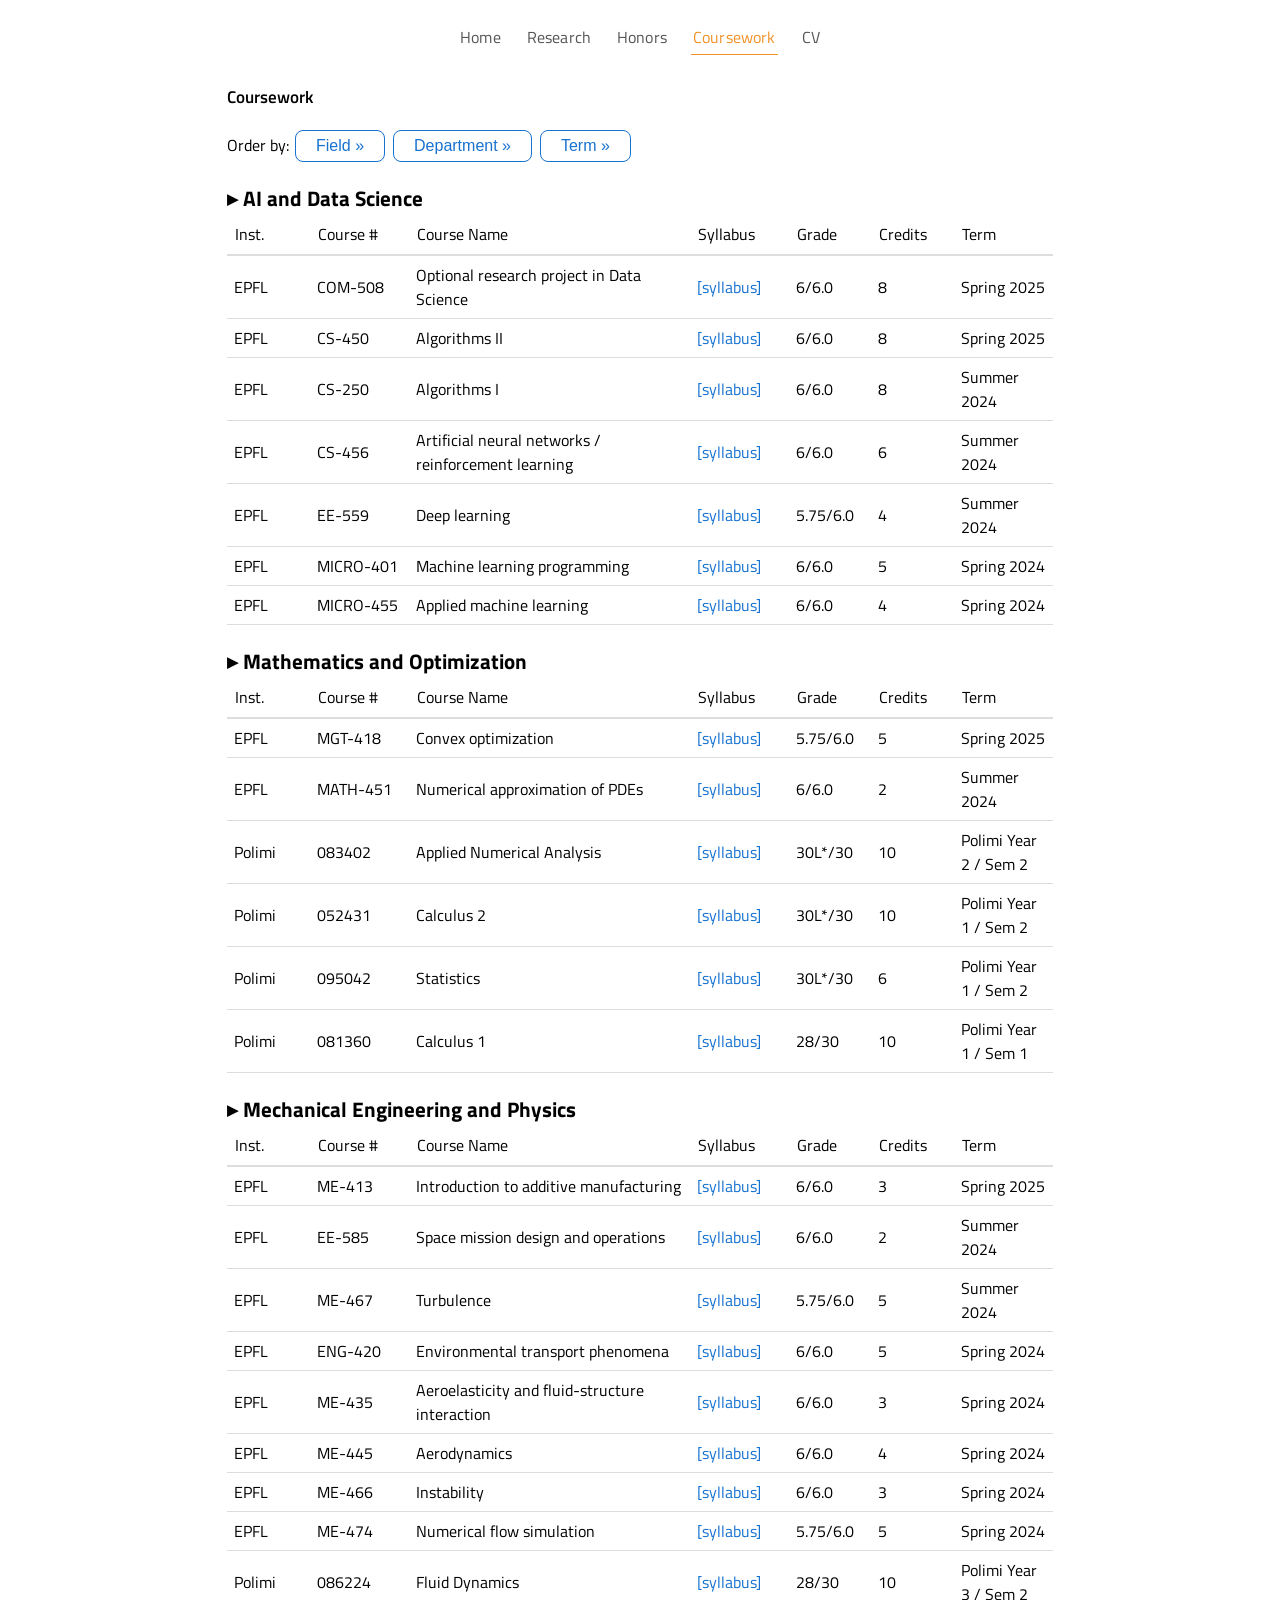
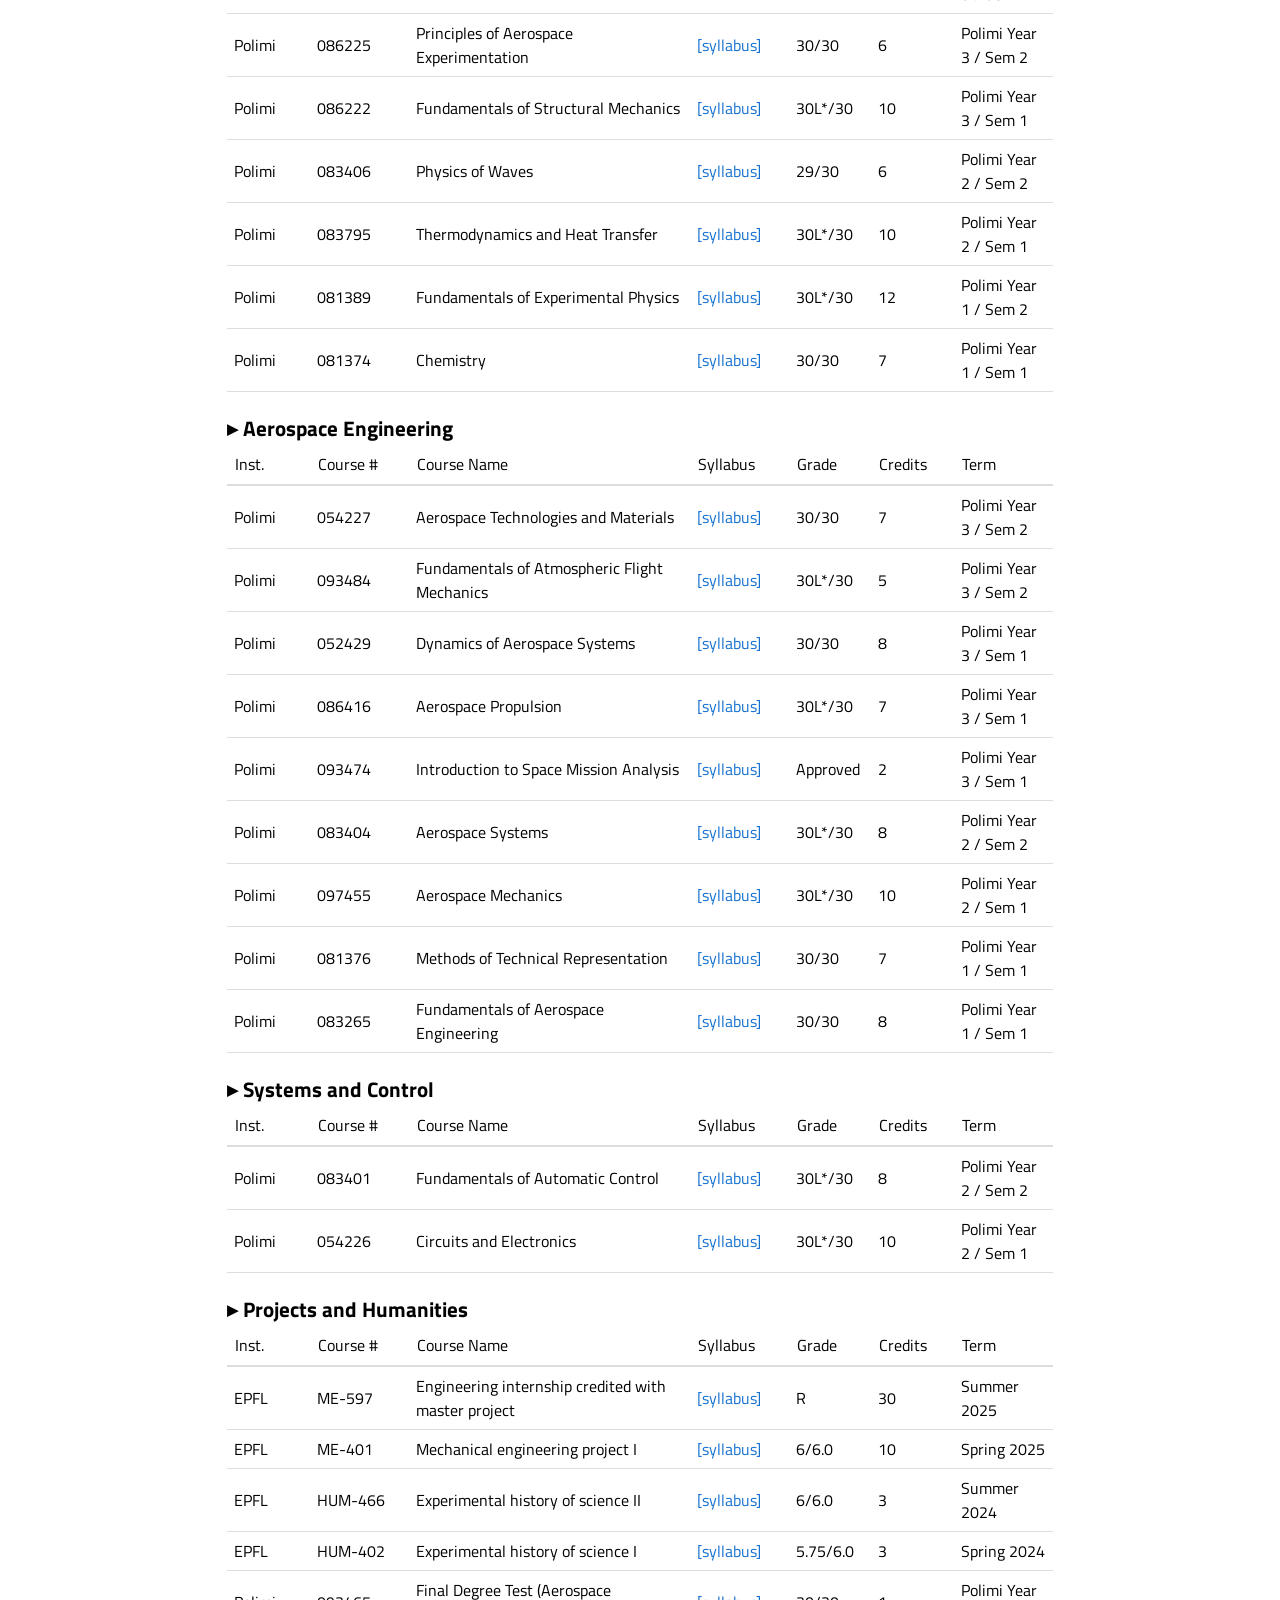
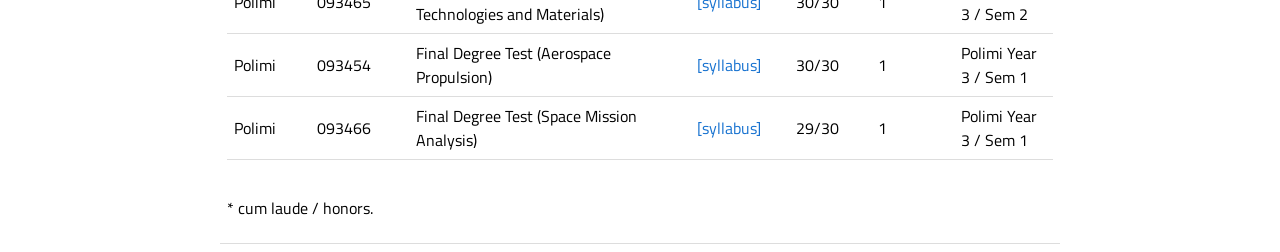
<file: html/coursework.html>
<html>
<head>

    <style>
      .gap {
        width: 90%;
        height: 20px;
      }
      button {
        background-color: white;
        border: 1px solid #1772d0;
        border-radius: 8px;
        color: #1772d0;
        padding: 6px 20px;
        text-align: center;
        text-decoration: none;
        display: inline-block;
        font-size: 16px;
        margin: 4px 2px;
        cursor: pointer;
      }
      button:hover {
        border: 1px solid #f09228;
        color: #f09228;
        box-shadow: 0 4px 5px 0 rgba(0,0,0,0.24), 0 8px 10px 0 rgba(0,0,0,0.19);
      }
      button:focus {
        border-radius: 8px;
        border: 1px solid #f09228;
        color: #f09228;
        outline: none;
      }
      caption {
        font-weight: 700;
        font-size: 130%;
        text-align: left;
      }
      th {
        font-weight: 700;
        padding: 8px;
        text-align: left;
        border-bottom: 2px solid #ddd;
      }
      td {
        padding: 7px;
        text-align: left;
        border-bottom: 1px solid #ddd;
      }
      .course_row:hover {background-color:#f5f5f5;}
    </style>
  <meta name="generator" content="HTML Tidy for Linux/x86 (vers 11 February 2007), see www.w3.org">
  <link rel="icon" type="image/x-icon" href="../images/hexagon.ico?v=2">
  <script type="text/javascript" src="../js/gtag.js"></script>
  <title>Paolo Giaretta</title>
  <meta http-equiv="Content-Type" content="text/html; charset=utf-8">
  <link href="../css/styles.css?v=2" rel="stylesheet" type="text/css">
  <link href='https://fonts.googleapis.com/css?family=Titillium+Web:400,600,400italic,600italic,300,300italic' rel='stylesheet' type='text/css'>

</head>
<body>
<table style="width:100%;max-width:840px;" border="0" align="center" cellspacing="0" cellpadding="20">
  <tr><td>

<div id="navbar_outer">
<div id="navbar_tab">
<ul id="navbar">
  <li><a class="home_nav" href="../index.html#home" onclick="make_active('home')">Home</a></li>
  <li><a class="research_nav" href="../index.html#research" onclick="make_active('research')">Research</a></li>
  <li><a class="honor_nav" href="../index.html#honor" onclick="make_active('honor')">Honors</a></li>
  <li><a class="course_nav active" href="coursework.html">Coursework</a></li>
  <li><a href="https://raw.githubusercontent.com/GiarettaPaolo/CV/main/main.pdf" target="_blank">CV</a></li>
</ul></div></div>
<br>

<section class="course" id="course">
  <table width="100%" align="center" border="0" cellspacing="0" cellpadding="20">
    <heading>Coursework</heading><br>
    <p width="100%">Order by:
      <button onclick="orderfield()">Field &raquo;</button>
      <button onclick="orderdept()">Department &raquo;</button>
      <button onclick="ordersem()">Term &raquo;</button>
    </p>
    <div id="course_tables" style="overflow-x:auto;"></div>
    <p>* cum laude / honors.</p>
  </table>
</section>
<script type="text/javascript" src="../js/course.js"></script>

  </td></tr>
</table>

</body>
</html>
</file>
<file: css/styles.css>
/* Design Credits: Jon Barron and Abhishek Kar and Saurabh Gupta*/
  :root {
    --bg: #ffffff;
    --text: #000000;
    --link: #1772d0;
    --link-hover: #f09228;
    --navbar-bg: rgba(255, 255, 255, 0.85);
    --nav-link: #555555;
    --media-bg: #f7f7f7;
  }
  [data-theme="dark"] {
    --bg: #131a24;
    --text: #d9dee6;
    --link: #6db3f2;
    --link-hover: #f0a04a;
    --navbar-bg: rgba(19, 26, 36, 0.85);
    --nav-link: #9aa5b5;
    --media-bg: #1e2734;
  }
  html {
    background-color: var(--bg);
  }
  body {
    background-color: var(--bg);
    color: var(--text);
    transition: background-color .35s ease, color .35s ease;
  }
  a {
  color: var(--link);
  text-decoration:none;
  }
  a:focus, a:hover {
  color: var(--link-hover);
  text-decoration:none;
  }
  body,td,th {
    font-family: 'Titillium Web', Verdana, Helvetica, sans-serif;
    font-size: 16px;
    font-weight: 400
  }
  heading {
    font-family: 'Titillium Web', Verdana, Helvetica, sans-serif;
    font-size: 17px; /* 19 */
    font-weight: 600 /* 1000 */
  }
  strong {
    font-family: 'Titillium Web', Verdana, Helvetica, sans-serif;
    font-size: 16px;
    font-weight: 600 /* 800 */
  }
  strongred {
    font-family: 'Titillium Web', Verdana, Helvetica, sans-serif;
    color: 'red' ;
    font-size: 16px
  }
  sectionheading {
    font-family: 'Titillium Web', Verdana, Helvetica, sans-serif;
    font-size: 22px;
    font-weight: 600
  }
  pageheading {
    font-family: 'Titillium Web', Verdana, Helvetica, sans-serif;
    font-size: 38px;
    font-weight: 400
  }
  #navbar_outer {
    padding: 5px;
    border: none;
    background-color: var(--navbar-bg);
    -webkit-backdrop-filter: blur(8px);
    backdrop-filter: blur(8px);
    transition: background-color .35s ease;
    overflow: hidden;
    position: -webkit-sticky; /* Safari */
    position: sticky;
    top: 0;
    z-index: 999999;
  }
  #navbar_tab {
    display: table;   /* Allow the centering to work */
    margin: 0 auto;
  }
  #navbar {
    list-style-type: none;
    margin: 0;
    padding: 0;
  }
  #navbar li {
    float: left;
  }
  #navbar li a {
    display: block;
    color: var(--nav-link);
    text-align: center;
    padding: 5px 2px;
    margin: 0 0 0 22px;
    text-decoration: none;
    font-weight: 500;
    letter-spacing: 0.01em;
    transition: color .2s ease;
  }
  #navbar li:first-child a {
    margin-left: 0;
  }
  #navbar li a:hover {
      color: var(--link-hover);
  }
  #navbar li a.active {
      color: var(--link-hover);
      border-bottom: 1px solid var(--link-hover);
  }
  .ImageBorder
  {
      border-width: 1px;
      border-color: Black;
  }
  .one {
      display: block;
      position: relative;
  }
  .two {
      position: absolute;
      width: 100%;
      transition: opacity .2s ease-in-out;
      -moz-transition: opacity .2s ease-in-out;
      -webkit-transition: opacity .2s ease-in-out;
  }
  .default_image {
      transition: opacity .2s ease-in-out;
      -moz-transition: opacity .2s ease-in-out;
      -webkit-transition: opacity .2s ease-in-out;
  }

  .project-visual {
      display: block;
      width: 80%;
      max-width: 160px;
      aspect-ratio: 1 / 1;
      margin: 0 auto;
      overflow: hidden;
      background-color: var(--media-bg);
  }

  .project-media-cell {
      vertical-align: top;
  }

  .project-visual.realdoor-visual {
      background-color: transparent;
      border-radius: 22%;
  }

  .project-visual.realdoor-visual:hover,
  .project-visual.realdoor-visual:focus {
      border-radius: 0;
  }

  .project-visual.jaxtaylor-visual {
      background-color: transparent;
  }

  .project-visual.newton-matching-visual {
      width: 100%;
      max-width: 200px;
      aspect-ratio: 1753 / 788;
      background-color: transparent;
  }

  .project-visual.newton-matching-visual .project-visual-image {
      object-fit: contain;
  }

  .project-visual.river-pollution-visual {
      background-color: transparent;
  }

  .project-visual-image {
      display: block;
      width: 100%;
      height: 100%;
      object-fit: cover;
  }

/* Circular avatar that crops and centers the face */
.avatar {
  width: 100%;
  max-width: 240px;
  aspect-ratio: 1 / 1;
  border-radius: 50%;
  overflow: hidden;
  margin: 0 auto; /* center horizontally */
  display: block;
  background-image: url('../images/profile.png');
  background-repeat: no-repeat;
  background-size: 100% auto; /* enlarge enough to allow left-right panning */
  background-position: 70% 45%;
}
.avatar img {
  display: none;
}

.hero-side {
  display: flex;
  flex-direction: column;
  align-items: center;
  gap: 14px;
}

.hero-identity {
  text-align: center;
}

.hero-links-mobile {
  display: none;
}

.contact-row {
  display: inline-flex;
  align-items: center;
  gap: 10px;
  flex-wrap: nowrap;
  justify-content: center;
}

.contact-links {
  display: inline-flex;
  align-items: center;
  gap: 12px;
  flex-wrap: nowrap;
  white-space: nowrap;
}

.contact-links a {
  display: inline-flex;
  align-items: center;
  justify-content: center;
}

.hero-links-mobile a {
  display: inline-flex;
  align-items: center;
  justify-content: center;
}

.contact-icon {
  width: 20px;
  height: 20px;
  opacity: 0.82;
  transition: opacity 0.2s ease-in-out, transform 0.2s ease-in-out;
}

a[aria-label="LinkedIn"] .contact-icon {
  filter: invert(32%) sepia(98%) saturate(1235%) hue-rotate(181deg) brightness(93%) contrast(97%);
}

.contact-links a:hover .contact-icon,
.contact-links a:focus .contact-icon {
  opacity: 1;
  transform: translateY(-1px);
}

/* The GitHub and Scholar marks read poorly on dark backgrounds;
   render them as a uniform light monochrome there */
[data-theme="dark"] a[aria-label="GitHub"] .contact-icon,
[data-theme="dark"] a[aria-label="Google Scholar"] .contact-icon {
  filter: brightness(0) invert(0.9);
}

/* Theme toggle: a minimal half-filled circle that rotates on switch */
#theme-toggle {
  position: fixed;
  top: 14px;
  left: 14px;
  z-index: 1000000;
  width: 34px;
  height: 34px;
  padding: 0;
  border: none;
  background: none;
  cursor: pointer;
  color: var(--nav-link);
  transition: color .2s ease;
}
#theme-toggle:hover {
  color: var(--link-hover);
}
#theme-toggle:focus-visible {
  outline: 2px solid var(--link-hover);
  outline-offset: 2px;
  border-radius: 50%;
}
#theme-toggle svg {
  display: block;
  margin: 0 auto;
  transition: transform .45s ease;
}
[data-theme="dark"] #theme-toggle svg {
  transform: rotate(180deg);
}
</file>
